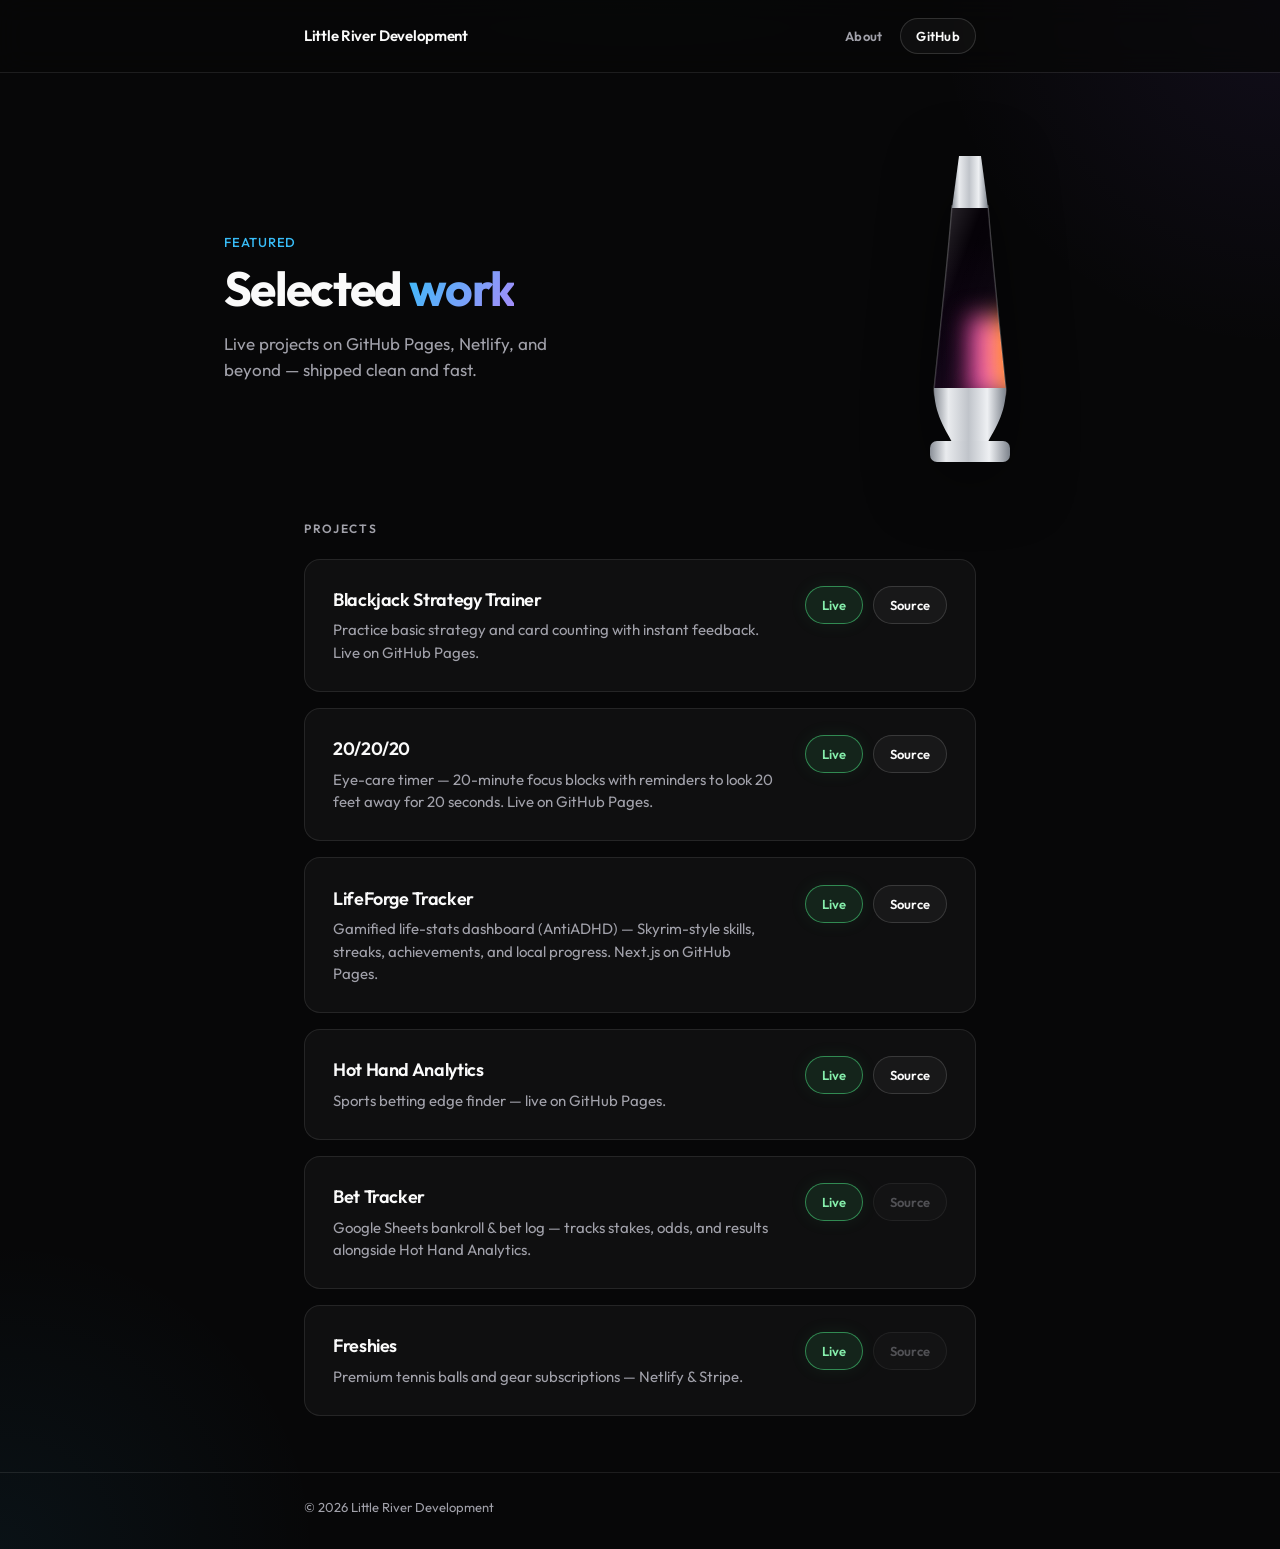
<file: index.html>
<!DOCTYPE html>
<html lang="en">
  <head>
    <meta charset="UTF-8" />
    <meta
      name="viewport"
      content="width=device-width, initial-scale=1.0, viewport-fit=cover"
    />
    <meta
      name="description"
      content="Little River Development — portfolio of web projects."
    />
    <title>Little River Development</title>
    <link rel="icon" href="favicon.svg" type="image/svg+xml" />
    <link rel="stylesheet" href="styles.css" />
    <link rel="preconnect" href="https://fonts.googleapis.com" />
    <link rel="preconnect" href="https://fonts.gstatic.com" crossorigin />
    <link
      href="https://fonts.googleapis.com/css2?family=Outfit:wght@300;400;500;600;700&display=swap"
      rel="stylesheet"
    />
  </head>
  <body>
    <a class="skip-link" href="#work">Skip to work</a>

    <header class="top">
      <div class="top__backdrop" aria-hidden="true"></div>
      <div class="wrap top-inner">
        <a class="brand" href="./">Little River Development</a>
        <nav class="top-nav" aria-label="Site">
          <a class="nav-link" href="about.html">About</a>
          <a
            class="nav-btn"
            href="https://github.com/LittleRiverDevelopment/Portfolio"
            >GitHub</a
          >
        </nav>
      </div>
    </header>

    <main>
      <div class="wrap wrap--hero">
        <div class="hero">
          <section class="intro" aria-labelledby="intro-heading">
            <p class="intro-label">Featured</p>
            <h1 id="intro-heading">
              Selected <span class="title-accent">work</span>
            </h1>
            <p class="intro-text">
              Live projects on GitHub Pages, Netlify, and beyond — shipped clean
              and fast.
            </p>
          </section>

          <div class="lava-lamp" aria-hidden="true">
            <!-- Back layer: glass vessel fill -->
            <svg
              class="lava-lamp__svg lava-lamp__svg--back"
              viewBox="0 0 152 336"
              xmlns="http://www.w3.org/2000/svg"
              focusable="false"
            >
              <defs>
                <linearGradient id="lava-glass" x1="0%" y1="0%" x2="0%" y2="100%">
                  <stop offset="0%" stop-color="rgba(52,46,64,0.94)" />
                  <stop offset="55%" stop-color="rgba(22,18,32,0.96)" />
                  <stop offset="100%" stop-color="rgba(8,6,14,0.98)" />
                </linearGradient>
                <linearGradient id="lava-shine" x1="0%" y1="0%" x2="100%" y2="100%">
                  <stop offset="0%" stop-color="rgba(255,255,255,0.2)" />
                  <stop offset="35%" stop-color="rgba(255,255,255,0)" />
                  <stop offset="100%" stop-color="rgba(255,255,255,0.04)" />
                </linearGradient>
                <!-- Brushed-aluminum look for cap and base -->
                <linearGradient id="lava-silver" x1="0%" y1="0%" x2="100%" y2="0%">
                  <stop offset="0%" stop-color="#8b9098" />
                  <stop offset="20%" stop-color="#e9ebee" />
                  <stop offset="48%" stop-color="#c0c4ca" />
                  <stop offset="74%" stop-color="#eef0f3" />
                  <stop offset="100%" stop-color="#7c828b" />
                </linearGradient>
              </defs>
              <path
                fill="url(#lava-glass)"
                stroke="rgba(255,255,255,0.12)"
                stroke-width="1.5"
                d="M 58 66 C 54 120 44 210 40 250 C 40 256 43 260 49 260 L 103 260 C 109 260 112 256 112 250 C 108 210 98 120 94 66 Z"
              />
            </svg>

            <!-- Middle layer: animated lava, clipped to the glass cone via CSS (Safari-safe) -->
            <div class="lava-lamp__liquid">
              <div class="lava-lamp__blobs">
                <span class="lava-blob lava-blob--1"></span>
                <span class="lava-blob lava-blob--2"></span>
                <span class="lava-blob lava-blob--3"></span>
                <span class="lava-blob lava-blob--4"></span>
              </div>
            </div>

            <!-- Front layer: glass highlight, base, and cap -->
            <svg
              class="lava-lamp__svg lava-lamp__svg--front"
              viewBox="0 0 152 336"
              xmlns="http://www.w3.org/2000/svg"
              focusable="false"
            >
              <!-- Glass highlight + rim over the lava -->
              <path
                fill="url(#lava-shine)"
                stroke="rgba(255,255,255,0.14)"
                stroke-width="1.5"
                d="M 58 66 C 54 120 44 210 40 250 C 40 256 43 260 49 260 L 103 260 C 109 260 112 256 112 250 C 108 210 98 120 94 66 Z"
              />
              <!-- Base: top edge aligns with the glass widest point -->
              <path
                fill="url(#lava-silver)"
                d="M 40 248 C 40 274 52 290 58 302 L 94 302 C 100 290 112 274 112 248 Z"
              />
              <rect
                x="36"
                y="301"
                width="80"
                height="21"
                rx="7"
                fill="url(#lava-silver)"
              />
              <!-- Cap: flat-top cone; bottom edge aligns with the glass neck width -->
              <path
                class="lava-lamp__cap"
                fill="url(#lava-silver)"
                d="M 65 16 L 87 16 L 94 68 L 58 68 Z"
              />
            </svg>
          </div>
        </div>
      </div>

      <div class="wrap">
        <section id="work" class="work" aria-labelledby="work-heading">
          <h2 id="work-heading" class="work-title">Projects</h2>
          <ul class="project-list" role="list">
            <li class="project">
              <div class="project-main">
                <h3 class="project-name">Blackjack Strategy Trainer</h3>
                <p class="project-desc">
                  Practice basic strategy and card counting with instant
                  feedback. Live on GitHub Pages.
                </p>
              </div>
              <div class="project-links">
                <a
                  class="pill pill-live"
                  href="https://littleriverdevelopment.github.io/BasicStrategyTrainer/"
                  target="_blank"
                  rel="noopener noreferrer"
                  >Live</a
                >
                <a
                  class="pill"
                  href="https://github.com/LittleRiverDevelopment/BasicStrategyTrainer"
                  target="_blank"
                  rel="noopener noreferrer"
                  >Source</a
                >
              </div>
            </li>
            <li class="project">
              <div class="project-main">
                <h3 class="project-name">20/20/20</h3>
                <p class="project-desc">
                  Eye-care timer — 20-minute focus blocks with reminders to look
                  20 feet away for 20 seconds. Live on GitHub Pages.
                </p>
              </div>
              <div class="project-links">
                <a
                  class="pill pill-live"
                  href="https://littleriverdevelopment.github.io/TwentyTwentyTwenty/"
                  target="_blank"
                  rel="noopener noreferrer"
                  >Live</a
                >
                <a
                  class="pill"
                  href="https://github.com/LittleRiverDevelopment/TwentyTwentyTwenty"
                  target="_blank"
                  rel="noopener noreferrer"
                  >Source</a
                >
              </div>
            </li>
            <li class="project">
              <div class="project-main">
                <h3 class="project-name">LifeForge Tracker</h3>
                <p class="project-desc">
                  Gamified life-stats dashboard (AntiADHD) — Skyrim-style skills,
                  streaks, achievements, and local progress. Next.js on GitHub
                  Pages.
                </p>
              </div>
              <div class="project-links">
                <a
                  class="pill pill-live"
                  href="https://littleriverdevelopment.github.io/AntiADHD/"
                  target="_blank"
                  rel="noopener noreferrer"
                  >Live</a
                >
                <a
                  class="pill"
                  href="https://github.com/LittleRiverDevelopment/AntiADHD"
                  target="_blank"
                  rel="noopener noreferrer"
                  >Source</a
                >
              </div>
            </li>
            <li class="project">
              <div class="project-main">
                <h3 class="project-name">Hot Hand Analytics</h3>
                <p class="project-desc">
                  Sports betting edge finder — live on GitHub Pages.
                </p>
              </div>
              <div class="project-links">
                <a
                  class="pill pill-live"
                  href="https://littleriverdevelopment.github.io/HotHandAnalytics.io/"
                  target="_blank"
                  rel="noopener noreferrer"
                  >Live</a
                >
                <a
                  class="pill"
                  href="https://github.com/LittleRiverDevelopment/HotHandAnalytics.io"
                  target="_blank"
                  rel="noopener noreferrer"
                  >Source</a
                >
              </div>
            </li>
            <li class="project">
              <div class="project-main">
                <h3 class="project-name">Bet Tracker</h3>
                <p class="project-desc">
                  Google Sheets bankroll &amp; bet log — tracks stakes, odds,
                  and results alongside Hot Hand Analytics.
                </p>
              </div>
              <div class="project-links">
                <a
                  class="pill pill-live"
                  href="https://docs.google.com/spreadsheets/d/17t5PucX0lRRI--28lau67isWQtSvSwn3a9BgcEdP3W4/edit?pli=1&gid=1501232229#gid=1501232229"
                  target="_blank"
                  rel="noopener noreferrer"
                  >Live</a
                >
                <a class="pill pill-muted" href="#" aria-disabled="true"
                  >Source</a
                >
              </div>
            </li>
            <li class="project">
              <div class="project-main">
                <h3 class="project-name">Freshies</h3>
                <p class="project-desc">
                  Premium tennis balls and gear subscriptions — Netlify &
                  Stripe.
                </p>
              </div>
              <div class="project-links">
                <a
                  class="pill pill-live"
                  href="https://freshiescc.netlify.app"
                  target="_blank"
                  rel="noopener noreferrer"
                  >Live</a
                >
                <a class="pill pill-muted" href="#" aria-disabled="true"
                  >Source</a
                >
              </div>
            </li>
          </ul>
        </section>
      </div>
    </main>

    <footer class="bottom">
      <div class="wrap">
        <p class="bottom-text">
          © <span id="year"></span> Little River Development
        </p>
      </div>
    </footer>
    <script>
      document.getElementById("year").textContent = new Date().getFullYear();
    </script>
  </body>
</html>
</file>
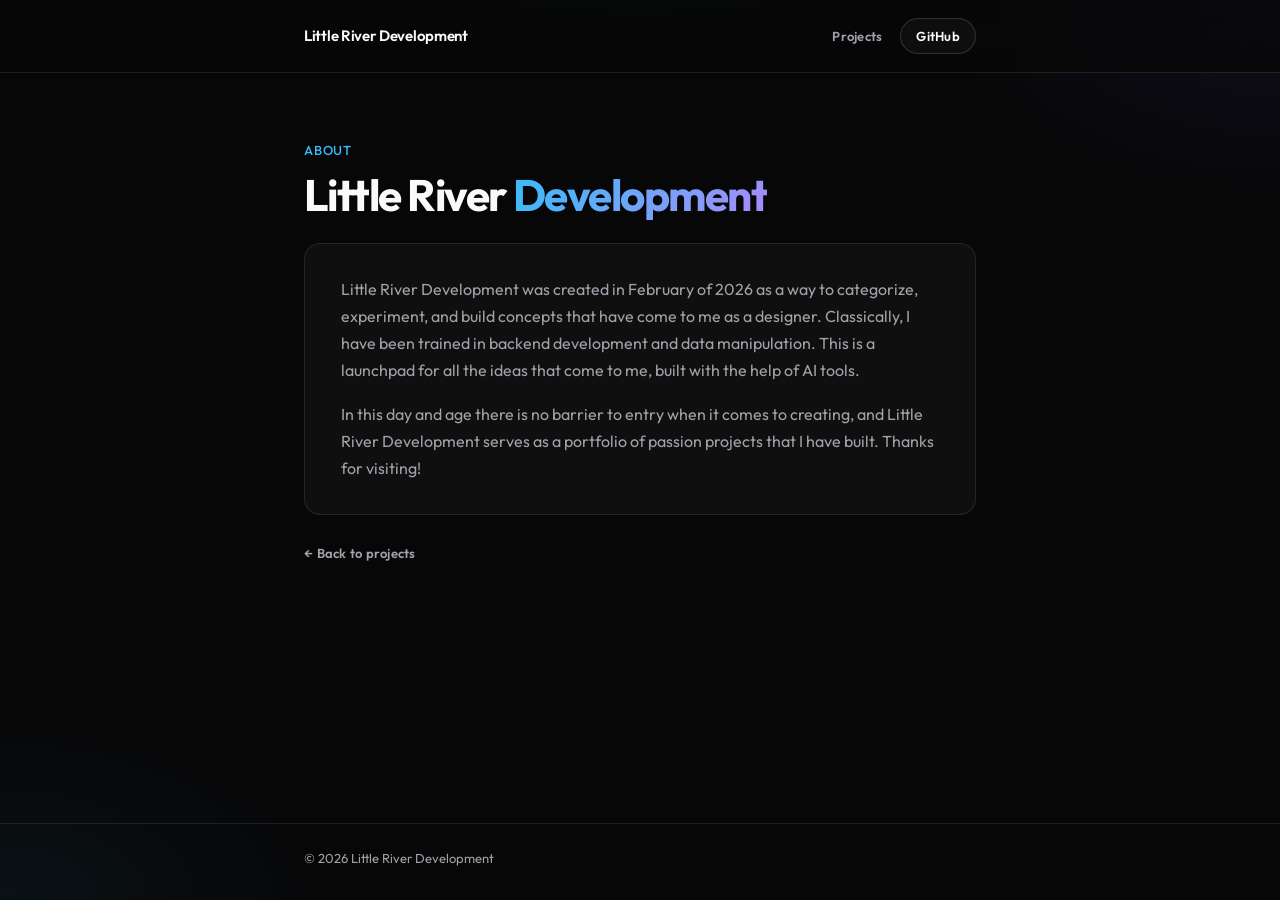
<file: about.html>
<!DOCTYPE html>
<html lang="en">
  <head>
    <meta charset="UTF-8" />
    <meta
      name="viewport"
      content="width=device-width, initial-scale=1.0, viewport-fit=cover"
    />
    <meta
      name="description"
      content="About Little River Development — a launchpad for passion projects built with AI tools."
    />
    <title>About — Little River Development</title>
    <link rel="icon" href="favicon.svg" type="image/svg+xml" />
    <link rel="stylesheet" href="styles.css" />
    <link rel="preconnect" href="https://fonts.googleapis.com" />
    <link rel="preconnect" href="https://fonts.gstatic.com" crossorigin />
    <link
      href="https://fonts.googleapis.com/css2?family=Outfit:wght@300;400;500;600;700&display=swap"
      rel="stylesheet"
    />
  </head>
  <body>
    <a class="skip-link" href="#about">Skip to about</a>

    <header class="top">
      <div class="top__backdrop" aria-hidden="true"></div>
      <div class="wrap top-inner">
        <a class="brand" href="./">Little River Development</a>
        <nav class="top-nav" aria-label="Site">
          <a class="nav-link" href="index.html#work">Projects</a>
          <a
            class="nav-btn"
            href="https://github.com/LittleRiverDevelopment/Portfolio"
            >GitHub</a
          >
        </nav>
      </div>
    </header>

    <main>
      <div class="wrap">
        <section id="about" class="about about--page" aria-labelledby="about-heading">
          <p class="intro-label">About</p>
          <h1 id="about-heading" class="about-heading">
            Little River <span class="title-accent">Development</span>
          </h1>
          <div class="about-card">
            <p class="about-text">
              Little River Development was created in February of 2026 as a way
              to categorize, experiment, and build concepts that have come to me
              as a designer. Classically, I have been trained in backend
              development and data manipulation. This is a launchpad for all the
              ideas that come to me, built with the help of AI tools.
            </p>
            <p class="about-text">
              In this day and age there is no barrier to entry when it comes to
              creating, and Little River Development serves as a portfolio of
              passion projects that I have built. Thanks for visiting!
            </p>
          </div>
          <p class="about-back">
            <a class="nav-link" href="index.html#work">← Back to projects</a>
          </p>
        </section>
      </div>
    </main>

    <footer class="bottom">
      <div class="wrap">
        <p class="bottom-text">
          © <span id="year"></span> Little River Development
        </p>
      </div>
    </footer>
    <script>
      document.getElementById("year").textContent = new Date().getFullYear();
    </script>
  </body>
</html>
</file>
<file: styles.css>
:root {
  --bg-deep: #070708;
  --bg: #0c0c0e;
  --surface: rgba(255, 255, 255, 0.035);
  --surface-hover: rgba(255, 255, 255, 0.055);
  --text: #fafafa;
  --text-soft: #a1a1aa;
  --border: rgba(255, 255, 255, 0.09);
  --border-strong: rgba(255, 255, 255, 0.14);
  --accent: #38bdf8;
  --accent-dim: rgba(56, 189, 248, 0.45);
  --accent-glow: rgba(56, 189, 248, 0.12);
  --live: #4ade80;
  --live-bright: #86efac;
  --live-border: rgba(74, 222, 128, 0.55);
  --live-bg: rgba(74, 222, 128, 0.1);
  --live-glow: rgba(74, 222, 128, 0.22);
  --radius-sm: 10px;
  --radius: 16px;
  --radius-lg: 20px;
  --font: "Outfit", system-ui, -apple-system, sans-serif;
  /* Fixed header: reserve this much space below safe-area (matches .top-inner padding + row) */
  --top-bar-height: 4.5rem;
}

*,
*::before,
*::after {
  box-sizing: border-box;
}

html {
  scroll-behavior: smooth;
  scroll-padding-top: calc(
    env(safe-area-inset-top, 0px) + var(--top-bar-height) + 0.75rem
  );
  /* Page paint on the root: Safari desktop often fails to sample backdrop-filter against body-only backgrounds in flex layouts */
  min-height: 100%;
  background-color: var(--bg-deep);
  background-image: radial-gradient(
      ellipse 100% 80% at 50% -40%,
      rgba(56, 189, 248, 0.14),
      transparent 55%
    ),
    radial-gradient(
      ellipse 60% 50% at 100% 0%,
      rgba(139, 92, 246, 0.08),
      transparent 45%
    ),
    radial-gradient(ellipse 50% 40% at 0% 100%, rgba(56, 189, 248, 0.06), transparent 50%);
}

body {
  margin: 0;
  min-height: 100vh;
  min-height: 100dvh;
  display: flex;
  flex-direction: column;
  font-family: var(--font);
  font-size: 1.0625rem;
  line-height: 1.55;
  color: var(--text);
  background: transparent;
}

a {
  color: var(--accent);
  text-decoration: none;
  transition: color 0.2s ease, background 0.2s ease, border-color 0.2s ease,
    transform 0.2s ease, box-shadow 0.2s ease;
}

a:hover {
  color: #7dd3fc;
}

a:focus-visible {
  outline: 2px solid var(--accent);
  outline-offset: 3px;
}

a[aria-disabled="true"] {
  color: var(--text-soft);
  opacity: 0.45;
  pointer-events: none;
}

.skip-link {
  position: absolute;
  left: -9999px;
  top: 0;
  padding: 0.65rem 1.1rem;
  background: var(--text);
  color: var(--bg-deep);
  font-weight: 600;
  z-index: 100;
  border-radius: var(--radius-sm);
}

.skip-link:focus {
  left: 1rem;
  top: 1rem;
}

.wrap {
  width: min(42rem, 100% - 2.25rem);
  margin-inline: auto;
}

.wrap--hero {
  width: min(52rem, 100% - 2.25rem);
}

.top {
  position: fixed;
  left: 0;
  right: 0;
  top: 0;
  z-index: 50;
  padding-top: env(safe-area-inset-top, 0px);
  border-bottom: 1px solid var(--border);
  background: transparent;
  isolation: isolate;
  overflow: hidden;
  -webkit-transform: translateZ(0);
  transform: translateZ(0);
}

/* Dedicated layer: WebKit composites backdrop more reliably than on the same box as border/padding */
.top__backdrop {
  position: absolute;
  inset: 0;
  z-index: 0;
  background-color: rgba(7, 7, 8, 0.72);
  -webkit-backdrop-filter: blur(14px);
  backdrop-filter: blur(14px);
  -webkit-transform: translate3d(0, 0, 0);
  transform: translate3d(0, 0, 0);
  pointer-events: none;
}

@media (prefers-reduced-transparency: reduce) {
  .top__backdrop {
    -webkit-backdrop-filter: none;
    backdrop-filter: none;
    background-color: rgba(12, 12, 14, 0.97);
  }
}

.top-inner {
  position: relative;
  z-index: 1;
  display: flex;
  align-items: center;
  justify-content: space-between;
  gap: 1rem;
  padding: 1.1rem 0;
}

.brand {
  font-weight: 600;
  font-size: 0.9375rem;
  letter-spacing: -0.02em;
  color: var(--text);
}

.brand:hover {
  color: #fff;
}

.top-nav {
  display: flex;
  align-items: center;
  gap: 1.1rem;
}

.nav-link {
  font-size: 0.8125rem;
  font-weight: 600;
  letter-spacing: 0.02em;
  color: var(--text-soft);
}

.nav-link:hover {
  color: var(--text);
}

.nav-btn {
  display: inline-flex;
  align-items: center;
  padding: 0.45rem 0.95rem;
  font-size: 0.8125rem;
  font-weight: 600;
  letter-spacing: 0.02em;
  color: var(--text);
  border: 1px solid var(--border-strong);
  border-radius: 999px;
  background: var(--surface);
}

.nav-btn:hover {
  color: var(--accent);
  border-color: var(--accent-dim);
  background: var(--accent-glow);
  text-decoration: none;
  box-shadow: 0 0 24px var(--accent-glow);
}

main {
  flex: 1;
  padding: calc(
      env(safe-area-inset-top, 0px) + var(--top-bar-height) +
        clamp(2.75rem, 8vw, 4.25rem)
    )
    0 3.5rem;
}

.hero {
  display: grid;
  grid-template-columns: 1fr;
  gap: 2.25rem;
  margin-bottom: 2.75rem;
  align-items: center;
}

@media (min-width: 800px) {
  .hero {
    grid-template-columns: 1fr minmax(148px, 172px);
    gap: 2rem 2.75rem;
    align-items: center;
  }
}

.intro {
  margin-bottom: 0;
  min-width: 0;
}

/* —— Lava lamp: single SVG (shell + glass + base as one path) —— */
.lava-lamp {
  /* Pink (left) → orange (right), same on every blob */
  --lava-fill: linear-gradient(
    90deg,
    #ec4899 0%,
    #f472b6 28%,
    #fb923c 72%,
    #f97316 100%
  );

  justify-self: center;
  position: relative;
  width: 152px;
  height: 336px;
  line-height: 0;
  filter: drop-shadow(0 14px 32px rgba(0, 0, 0, 0.5));
}

/* Three stacked layers (DOM order = paint order): glass, lava, then cap/base */
.lava-lamp__svg {
  position: absolute;
  inset: 0;
  display: block;
  width: 100%;
  height: 100%;
}

/* Lava sits between the back and front SVGs, clipped to the glass cone.
   CSS clip-path: path() avoids SVG foreignObject, which is unreliable in Safari. */
.lava-lamp__liquid {
  position: absolute;
  inset: 0;
  overflow: hidden;
  background: radial-gradient(
    ellipse 95% 70% at 50% 100%,
    #24061f 0%,
    #100515 50%,
    #060208 100%
  );
  -webkit-clip-path: path(
    "M 58 66 C 54 120 44 210 40 250 C 40 256 43 260 49 260 L 103 260 C 109 260 112 256 112 250 C 108 210 98 120 94 66 Z"
  );
  clip-path: path(
    "M 58 66 C 54 120 44 210 40 250 C 40 256 43 260 49 260 L 103 260 C 109 260 112 256 112 250 C 108 210 98 120 94 66 Z"
  );
}

.lava-lamp__blobs {
  position: absolute;
  left: -15%;
  right: -15%;
  top: -20%;
  bottom: -25%;
  filter: blur(12px) contrast(1.4);
}

.lava-blob {
  position: absolute;
  left: 50%;
  top: 50%;
  display: block;
  width: 64px;
  height: 82px;
  margin: 0;
  background: var(--lava-fill);
  opacity: 0.94;
  will-change: transform, border-radius;
  animation-timing-function: ease-in-out;
  animation-iteration-count: infinite;
}

.lava-blob--1 {
  animation-name: lava-morph-1;
  animation-duration: 14s;
  animation-delay: 0s;
}

.lava-blob--2 {
  width: 54px;
  height: 70px;
  animation-name: lava-morph-2;
  animation-duration: 16s;
  animation-delay: -3s;
}

.lava-blob--3 {
  width: 58px;
  height: 74px;
  animation-name: lava-morph-3;
  animation-duration: 12s;
  animation-delay: -1.5s;
}

.lava-blob--4 {
  width: 48px;
  height: 60px;
  animation-name: lava-morph-4;
  animation-duration: 18s;
  animation-delay: -5s;
}

/* Bounce paths: tighter X near top (narrow glass), wider X low; morph border-radius each step */
@keyframes lava-morph-1 {
  0%,
  100% {
    transform: translate(-50%, -50%) translate(0, 88px) rotate(0deg);
    border-radius: 44% 56% 50% 50% / 46% 48% 52% 54%;
  }
  14% {
    transform: translate(-50%, -50%) translate(-36px, 52px) rotate(-18deg);
    border-radius: 62% 38% 42% 58% / 52% 44% 56% 48%;
  }
  28% {
    transform: translate(-50%, -50%) translate(42px, 18px) rotate(14deg);
    border-radius: 35% 65% 58% 42% / 40% 58% 38% 62%;
  }
  42% {
    transform: translate(-50%, -50%) translate(24px, -58px) rotate(22deg);
    border-radius: 52% 48% 32% 68% / 62% 38% 48% 52%;
  }
  56% {
    transform: translate(-50%, -50%) translate(-28px, -48px) rotate(-12deg);
    border-radius: 40% 60% 55% 45% / 48% 52% 44% 56%;
  }
  70% {
    transform: translate(-50%, -50%) translate(-48px, 8px) rotate(-24deg);
    border-radius: 58% 42% 48% 52% / 42% 56% 52% 48%;
  }
  84% {
    transform: translate(-50%, -50%) translate(38px, 68px) rotate(10deg);
    border-radius: 46% 54% 62% 38% / 54% 46% 40% 60%;
  }
}

@keyframes lava-morph-2 {
  0%,
  100% {
    transform: translate(-50%, -50%) translate(12px, 95px) rotate(8deg);
    border-radius: 50% 50% 48% 52% / 50% 48% 52% 50%;
  }
  16% {
    transform: translate(-50%, -50%) translate(-40px, 62px) rotate(-14deg);
    border-radius: 68% 32% 45% 55% / 44% 56% 48% 52%;
  }
  33% {
    transform: translate(-50%, -50%) translate(-22px, -42px) rotate(-20deg);
    border-radius: 38% 62% 52% 48% / 58% 42% 50% 50%;
  }
  50% {
    transform: translate(-50%, -50%) translate(44px, -28px) rotate(18deg);
    border-radius: 55% 45% 38% 62% / 36% 64% 55% 45%;
  }
  66% {
    transform: translate(-50%, -50%) translate(46px, 38px) rotate(12deg);
    border-radius: 42% 58% 60% 40% / 50% 50% 42% 58%;
  }
  83% {
    transform: translate(-50%, -50%) translate(-32px, -12px) rotate(-10deg);
    border-radius: 54% 46% 44% 56% / 46% 54% 58% 42%;
  }
}

@keyframes lava-morph-3 {
  0%,
  100% {
    transform: translate(-50%, -50%) translate(-8px, 78px) rotate(-6deg);
    border-radius: 48% 52% 54% 46% / 52% 46% 48% 52%;
  }
  20% {
    transform: translate(-50%, -50%) translate(46px, 45px) rotate(20deg);
    border-radius: 32% 68% 55% 45% / 48% 52% 44% 56%;
  }
  40% {
    transform: translate(-50%, -50%) translate(32px, -62px) rotate(16deg);
    border-radius: 58% 42% 35% 65% / 64% 36% 42% 58%;
  }
  60% {
    transform: translate(-50%, -50%) translate(-44px, -35px) rotate(-22deg);
    border-radius: 44% 56% 50% 50% / 40% 60% 54% 46%;
  }
  80% {
    transform: translate(-50%, -50%) translate(-38px, 58px) rotate(-8deg);
    border-radius: 60% 40% 42% 58% / 52% 48% 46% 54%;
  }
}

@keyframes lava-morph-4 {
  0%,
  100% {
    transform: translate(-50%, -50%) translate(6px, 102px) rotate(4deg);
    border-radius: 52% 48% 50% 50% / 48% 52% 50% 50%;
  }
  18% {
    transform: translate(-50%, -50%) translate(36px, 22px) rotate(24deg);
    border-radius: 45% 55% 62% 38% / 38% 62% 52% 48%;
  }
  36% {
    transform: translate(-50%, -50%) translate(-36px, 8px) rotate(-16deg);
    border-radius: 66% 34% 40% 60% / 50% 50% 46% 54%;
  }
  54% {
    transform: translate(-50%, -50%) translate(-20px, -68px) rotate(-8deg);
    border-radius: 40% 60% 48% 52% / 58% 42% 44% 56%;
  }
  72% {
    transform: translate(-50%, -50%) translate(40px, -20px) rotate(14deg);
    border-radius: 50% 50% 58% 42% / 42% 58% 50% 50%;
  }
  90% {
    transform: translate(-50%, -50%) translate(-42px, 72px) rotate(-12deg);
    border-radius: 54% 46% 44% 56% / 46% 54% 52% 48%;
  }
}

.lava-lamp__shine {
  pointer-events: none;
  position: absolute;
  inset: 0;
  -webkit-clip-path: var(--lamp-clip);
  clip-path: var(--lamp-clip);
  background: linear-gradient(
    118deg,
    rgba(255, 255, 255, 0.16) 0%,
    rgba(255, 255, 255, 0) 35%,
    rgba(255, 255, 255, 0) 55%,
    rgba(255, 255, 255, 0.04) 100%
  );
}

.intro-label {
  margin: 0 0 0.65rem;
  font-size: 0.8125rem;
  font-weight: 500;
  letter-spacing: 0.06em;
  text-transform: uppercase;
  color: var(--accent);
}

.intro h1 {
  margin: 0 0 1rem;
  font-size: clamp(2.25rem, 6vw, 3rem);
  font-weight: 700;
  line-height: 1.08;
  letter-spacing: -0.035em;
}

.title-accent {
  background: linear-gradient(120deg, #38bdf8 0%, #a78bfa 100%);
  -webkit-background-clip: text;
  background-clip: text;
  color: transparent;
}

.intro-text {
  margin: 0;
  max-width: 34ch;
  color: var(--text-soft);
  font-size: 1.0625rem;
  font-weight: 400;
}

.work-title {
  margin: 0 0 1.25rem;
  font-size: 0.75rem;
  font-weight: 600;
  letter-spacing: 0.14em;
  text-transform: uppercase;
  color: var(--text-soft);
}

.about {
  margin-top: 3rem;
}

.about--page {
  margin-top: 0;
}

.about-heading {
  margin: 0.35rem 0 1.5rem;
  font-size: clamp(2rem, 5vw, 2.75rem);
  font-weight: 700;
  line-height: 1.1;
  letter-spacing: -0.035em;
}

.about-back {
  margin: 1.5rem 0 0;
}

.about-card {
  padding: 1.75rem;
  background: var(--surface);
  border: 1px solid var(--border);
  border-radius: var(--radius);
}

@media (min-width: 540px) {
  .about-card {
    padding: 2rem 2.25rem;
  }
}

.about-text {
  margin: 0;
  color: var(--text-soft);
  font-size: 1rem;
  line-height: 1.7;
}

.about-text + .about-text {
  margin-top: 1rem;
}

.project-list {
  list-style: none;
  margin: 0;
  padding: 0;
  display: flex;
  flex-direction: column;
  gap: 1rem;
}

.project {
  display: flex;
  flex-direction: column;
  gap: 1.25rem;
  padding: 1.5rem 1.5rem;
  background: var(--surface);
  border: 1px solid var(--border);
  border-radius: var(--radius);
  transition: border-color 0.25s ease, background 0.25s ease,
    transform 0.25s ease, box-shadow 0.25s ease;
}

.project:hover {
  border-color: var(--border-strong);
  background: var(--surface-hover);
  box-shadow: 0 16px 48px rgba(0, 0, 0, 0.35);
  transform: translateY(-2px);
}

@media (min-width: 540px) {
  .project {
    flex-direction: row;
    align-items: flex-start;
    justify-content: space-between;
    gap: 1.75rem;
    padding: 1.65rem 1.75rem;
  }
}

.project-main {
  min-width: 0;
}

.project-name {
  margin: 0 0 0.35rem;
  font-size: 1.125rem;
  font-weight: 600;
  letter-spacing: -0.02em;
}

.project-desc {
  margin: 0;
  font-size: 0.9375rem;
  color: var(--text-soft);
  line-height: 1.5;
}

.project-links {
  display: flex;
  flex-wrap: wrap;
  align-items: center;
  gap: 0.65rem;
  flex-shrink: 0;
}

.pill {
  display: inline-flex;
  align-items: center;
  justify-content: center;
  padding: 0.5rem 1rem;
  font-size: 0.8125rem;
  font-weight: 600;
  color: var(--text);
  border: 1px solid var(--border-strong);
  border-radius: 999px;
  background: rgba(255, 255, 255, 0.04);
}

.pill:hover {
  color: var(--accent);
  border-color: var(--accent-dim);
  background: var(--accent-glow);
  text-decoration: none;
  box-shadow: 0 0 20px var(--accent-glow);
}

.pill-muted {
  color: var(--text-soft);
}

.pill-live {
  color: var(--live-bright);
  border-color: var(--live-border);
  background: var(--live-bg);
  box-shadow: 0 0 18px rgba(74, 222, 128, 0.08);
}

.pill-live:hover {
  color: #bbf7d0;
  border-color: var(--live);
  background: rgba(74, 222, 128, 0.16);
  text-decoration: none;
  box-shadow: 0 0 24px var(--live-glow);
}

.pill-live:focus-visible {
  outline-color: var(--live);
}

.pill[aria-disabled="true"] {
  box-shadow: none;
}

.pill[aria-disabled="true"]:hover {
  box-shadow: none;
  border-color: var(--border);
  background: rgba(255, 255, 255, 0.04);
}

@media (prefers-reduced-motion: reduce) {
  html {
    scroll-behavior: auto;
  }

  a,
  .project,
  .nav-btn,
  .pill {
    transition: none;
  }

  .project:hover {
    transform: none;
  }

  .lava-blob {
    animation: none;
    transform: translate(-50%, -50%) translate(0, 48px);
    border-radius: 48% 52% 50% 50% / 50% 48% 52% 50%;
  }

  .lava-blob--2 {
    transform: translate(-50%, -50%) translate(10px, 62px);
  }

  .lava-blob--3 {
    transform: translate(-50%, -50%) translate(-12px, 36px);
  }

  .lava-blob--4 {
    transform: translate(-50%, -50%) translate(4px, 72px);
  }
}

.bottom {
  border-top: 1px solid var(--border);
  padding: 1.5rem 0 2rem;
  margin-top: auto;
}

.bottom-text {
  margin: 0;
  font-size: 0.8125rem;
  color: var(--text-soft);
}
</file>
